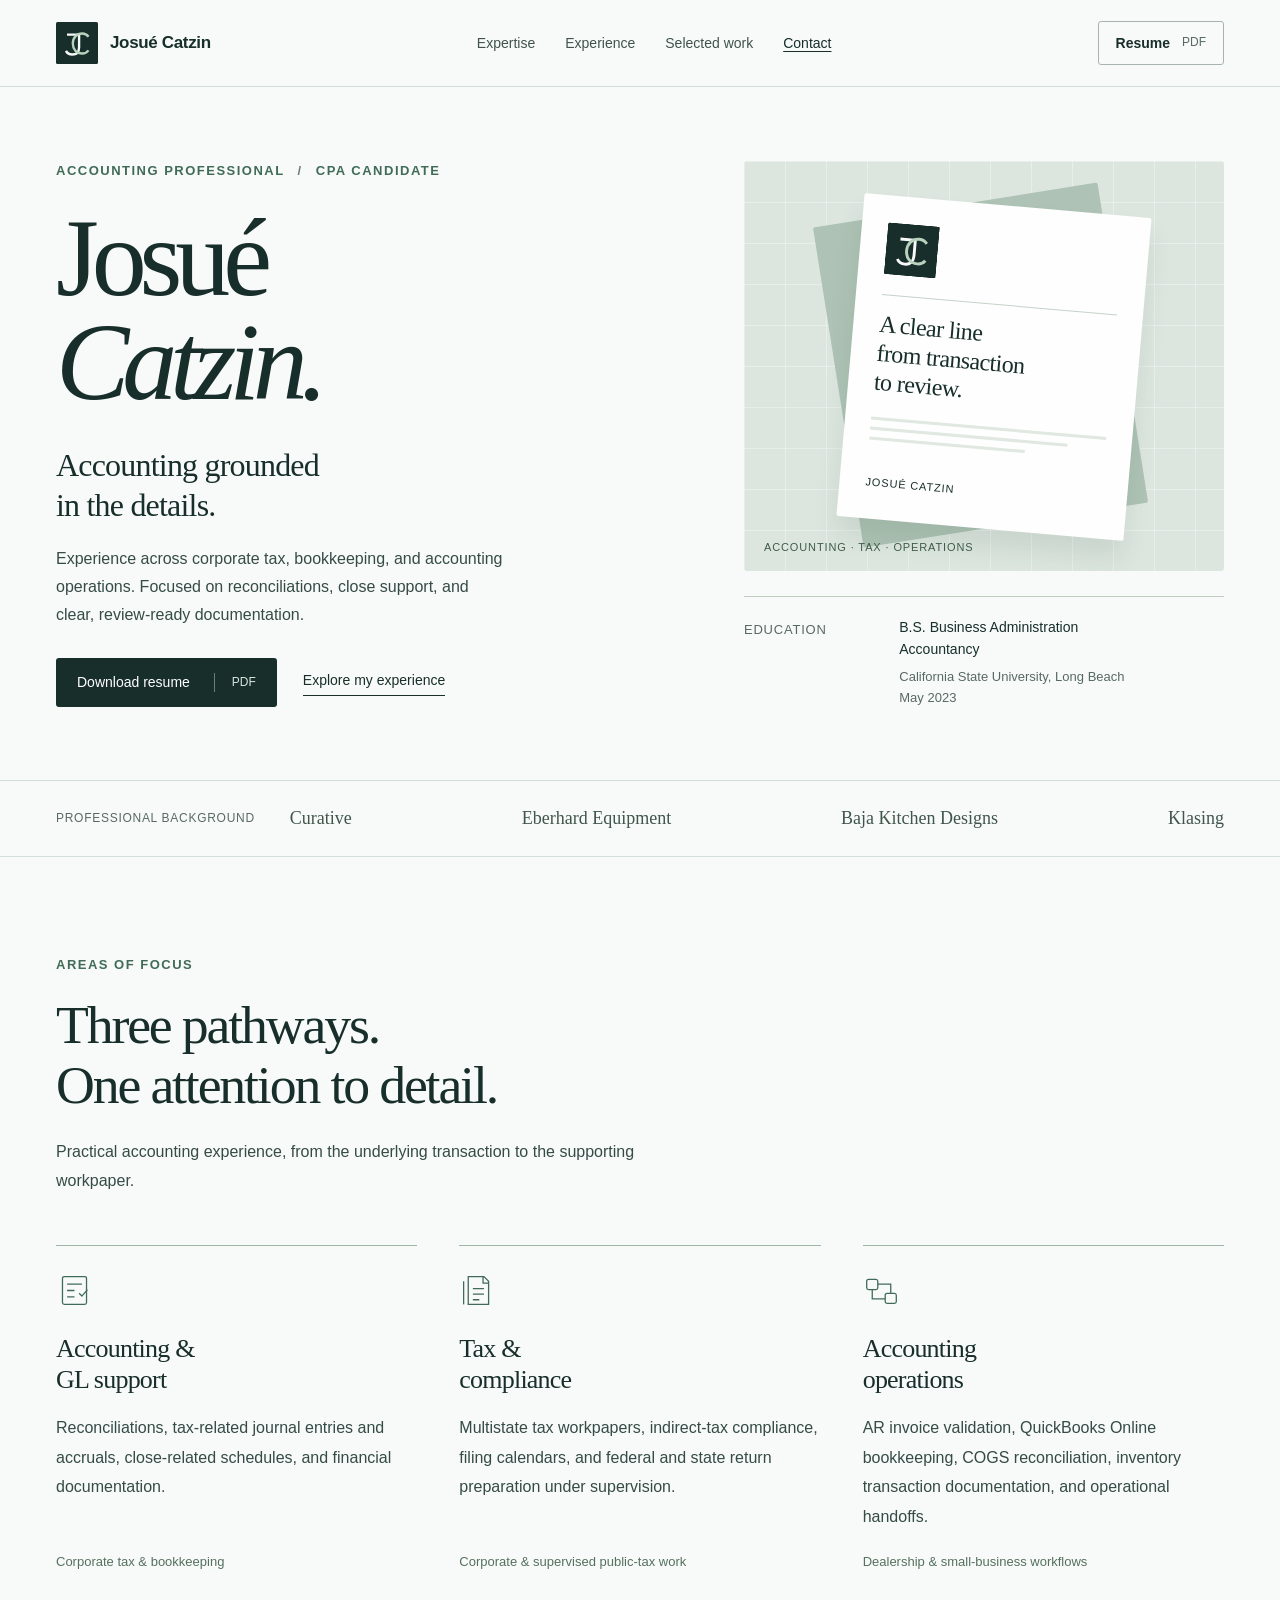
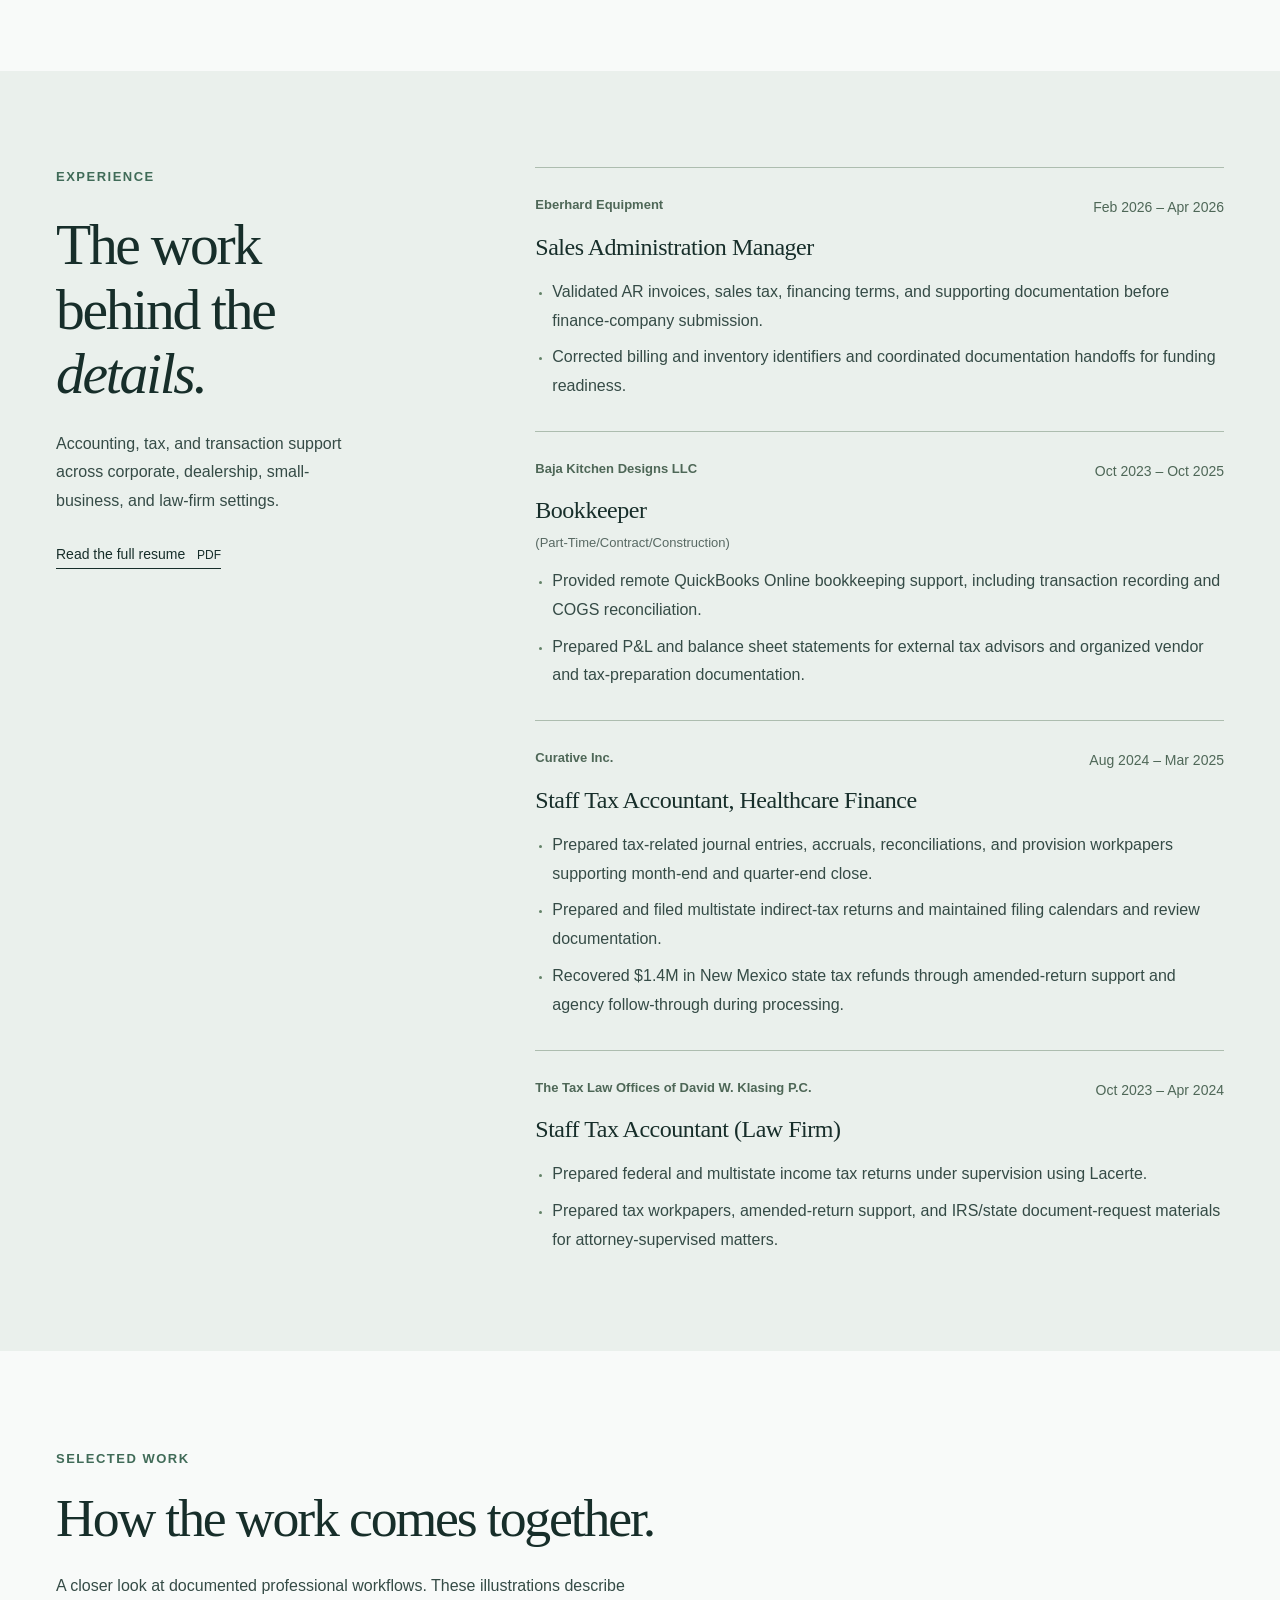
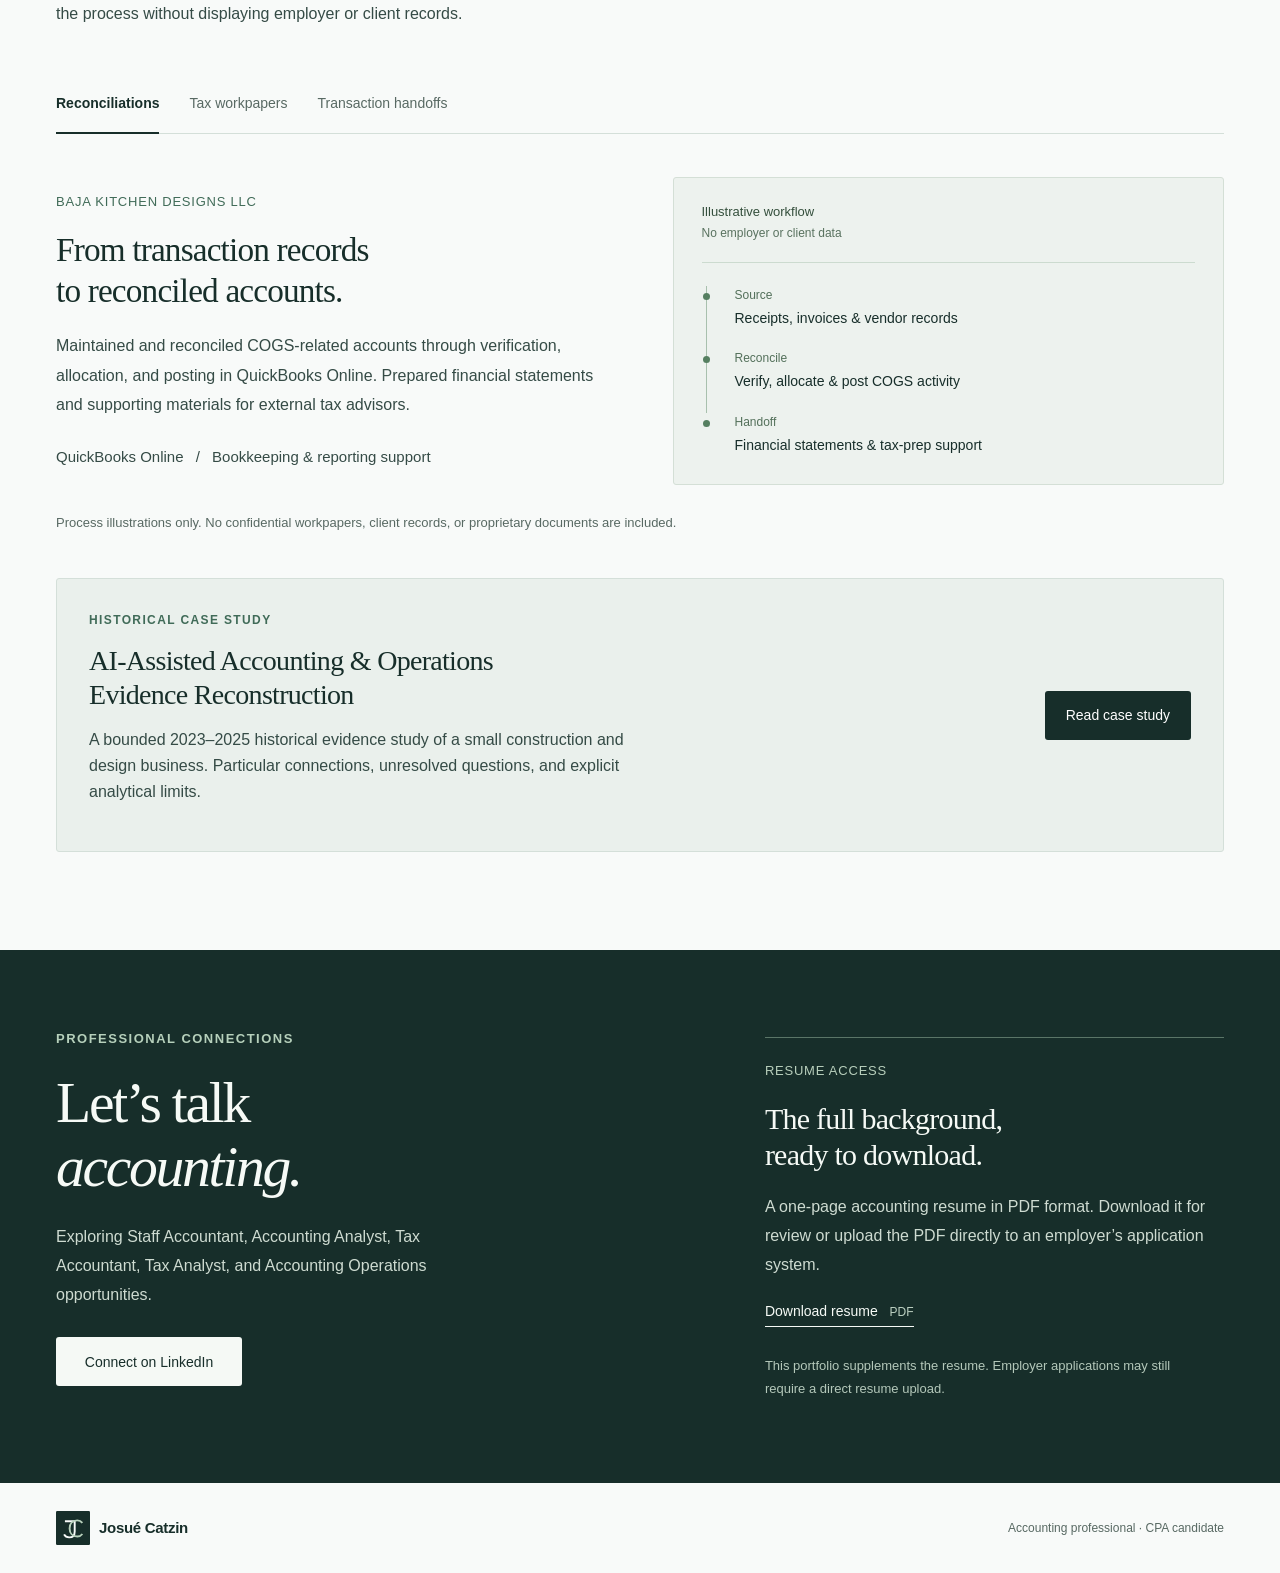
<file: index.html>
<!doctype html>
<html lang="en">
<head>
  <meta charset="utf-8">
  <meta name="viewport" content="width=device-width, initial-scale=1">
  <meta name="referrer" content="no-referrer">
  <meta name="color-scheme" content="light">
  <meta name="description" content="Josué Catzin, accounting professional and CPA candidate. Experience in accounting and GL support, tax compliance, and accounting operations.">
  <title>Josué Catzin | Accounting Professional &amp; CPA Candidate</title>
  <link rel="icon" href="assets/jc-monogram.svg" type="image/svg+xml">
  <link rel="stylesheet" href="styles.css">
  <script src="script.js" defer></script>
</head>
<body>
  <a class="skip-link" href="#main">Skip to content</a>
  <header class="site-header">
    <div class="shell header-inner">
      <a class="brand" href="#main" aria-label="Josué Catzin, back to introduction">
        <img src="assets/jc-monogram.svg" width="42" height="42" alt="">
        <span>Josué Catzin</span>
      </a>
      <nav class="navigation" aria-label="Main navigation">
        <a href="#expertise">Expertise</a>
        <a href="#experience">Experience</a>
        <a href="#work">Selected work</a>
        <a href="#contact">Contact</a>
      </nav>
      <a class="header-resume" href="assets/Josue_Catzin_Resume.pdf" download="Josue_Catzin_Resume.pdf">Resume <span>PDF</span></a>
    </div>
  </header>

  <main id="main" tabindex="-1">
    <section class="hero shell" aria-labelledby="intro-title">
      <div class="hero-copy">
        <p class="eyebrow">Accounting professional <span aria-hidden="true">/</span> CPA candidate</p>
        <h1 id="intro-title">Josué<br><em>Catzin.</em></h1>
        <p class="hero-statement">Accounting grounded<br>in the details.</p>
        <p class="hero-description">Experience across corporate tax, bookkeeping, and accounting operations. Focused on reconciliations, close support, and clear, review-ready documentation.</p>
        <div class="hero-actions">
          <a class="button button-dark" href="assets/Josue_Catzin_Resume.pdf" download="Josue_Catzin_Resume.pdf">Download resume <span class="button-meta">PDF</span></a>
          <a class="text-link" href="#experience">Explore my experience</a>
        </div>
      </div>
      <aside class="hero-profile" aria-label="Professional background at a glance">
        <div class="profile-art" aria-hidden="true">
          <div class="art-grid"></div>
          <div class="art-sheet sheet-back"></div>
          <div class="art-sheet sheet-front">
            <img src="assets/jc-monogram.svg" alt="" width="72" height="72">
            <div class="art-rule"></div>
            <span class="art-caption">A clear line<br>from transaction<br>to review.</span>
            <div class="art-lines"><i></i><i></i><i></i></div>
            <span class="art-signature">Josué Catzin</span>
          </div>
          <span class="art-side-label">Accounting · Tax · Operations</span>
        </div>
        <div class="profile-education">
          <span class="small-label">Education</span>
          <p>B.S. Business Administration<br><strong>Accountancy</strong></p>
          <p class="muted">California State University, Long Beach<br>May 2023</p>
        </div>
      </aside>
    </section>

    <div class="background-strip">
      <div class="shell background-inner">
        <p class="small-label">Professional background</p>
        <ul aria-label="Selected employers">
          <li>Curative</li><li>Eberhard Equipment</li><li>Baja Kitchen Designs</li><li>Klasing</li>
        </ul>
      </div>
    </div>

    <section id="expertise" class="section shell" aria-labelledby="expertise-title">
      <div class="section-heading reveal">
        <p class="eyebrow">Areas of focus</p>
        <h2 id="expertise-title">Three pathways.<br>One attention to detail.</h2>
        <p class="section-intro">Practical accounting experience, from the underlying transaction to the supporting workpaper.</p>
      </div>
      <div class="competencies">
        <article class="competency reveal">
          <svg class="line-icon" viewBox="0 0 40 40" fill="none" aria-hidden="true"><rect x="7" y="5" width="26" height="30" rx="2"/><path d="M12 13h16M12 20h8M12 27h8M25 23l3 3 6-7"/></svg>
          <h3>Accounting &amp; <br>GL support</h3>
          <p>Reconciliations, tax-related journal entries and accruals, close-related schedules, and financial documentation.</p>
          <div class="competency-source">Corporate tax &amp; bookkeeping</div>
        </article>
        <article class="competency reveal">
          <svg class="line-icon" viewBox="0 0 40 40" fill="none" aria-hidden="true"><path d="M10 5h17l5 5v25H10zM26 5v7h6M15 18h12M15 24h12M15 30h7"/><path d="M5 10v25"/></svg>
          <h3>Tax &amp; <br>compliance</h3>
          <p>Multistate tax workpapers, indirect-tax compliance, filing calendars, and federal and state return preparation under supervision.</p>
          <div class="competency-source">Corporate &amp; supervised public-tax work</div>
        </article>
        <article class="competency reveal">
          <svg class="line-icon" viewBox="0 0 40 40" fill="none" aria-hidden="true"><rect x="4" y="8" width="12" height="11" rx="2"/><rect x="24" y="23" width="12" height="11" rx="2"/><path d="M16 13h14v10M10 19v10h14"/></svg>
          <h3>Accounting <br>operations</h3>
          <p>AR invoice validation, QuickBooks Online bookkeeping, COGS reconciliation, inventory transaction documentation, and operational handoffs.</p>
          <div class="competency-source">Dealership &amp; small-business workflows</div>
        </article>
      </div>
    </section>

    <section id="experience" class="experience-section" aria-labelledby="experience-title">
      <div class="shell experience-grid">
        <div class="experience-intro reveal">
          <p class="eyebrow">Experience</p>
          <h2 id="experience-title">The work <br>behind the <br><em>details.</em></h2>
          <p>Accounting, tax, and transaction support across corporate, dealership, small-business, and law-firm settings.</p>
          <a class="text-link" href="assets/Josue_Catzin_Resume.pdf" download="Josue_Catzin_Resume.pdf">Read the full resume <span class="inline-pdf">PDF</span></a>
        </div>
        <div class="experience-list">
          <article class="experience-item reveal" id="role-eberhard">
            <div class="role-meta"><p>Eberhard Equipment</p><p><time datetime="2026-02">Feb 2026</time> – <time datetime="2026-04">Apr 2026</time></p></div>
            <h3>Sales Administration Manager</h3>
            <ul>
              <li>Validated AR invoices, sales tax, financing terms, and supporting documentation before finance-company submission.</li>
              <li>Corrected billing and inventory identifiers and coordinated documentation handoffs for funding readiness.</li>
            </ul>
          </article>
          <article class="experience-item reveal" id="role-baja">
            <div class="role-meta"><p>Baja Kitchen Designs LLC</p><p><time datetime="2023-10">Oct 2023</time> – <time datetime="2025-10">Oct 2025</time></p></div>
            <h3>Bookkeeper <span>(Part-Time/Contract/Construction)</span></h3>
            <ul>
              <li>Provided remote QuickBooks Online bookkeeping support, including transaction recording and COGS reconciliation.</li>
              <li>Prepared P&amp;L and balance sheet statements for external tax advisors and organized vendor and tax-preparation documentation.</li>
            </ul>
          </article>
          <article class="experience-item reveal" id="role-curative">
            <div class="role-meta"><p>Curative Inc.</p><p><time datetime="2024-08">Aug 2024</time> – <time datetime="2025-03">Mar 2025</time></p></div>
            <h3>Staff Tax Accountant, Healthcare Finance</h3>
            <ul>
              <li>Prepared tax-related journal entries, accruals, reconciliations, and provision workpapers supporting month-end and quarter-end close.</li>
              <li>Prepared and filed multistate indirect-tax returns and maintained filing calendars and review documentation.</li>
              <li>Recovered $1.4M in New Mexico state tax refunds through amended-return support and agency follow-through during processing.</li>
            </ul>
          </article>
          <article class="experience-item reveal" id="role-klasing">
            <div class="role-meta"><p>The Tax Law Offices of David W. Klasing P.C.</p><p><time datetime="2023-10">Oct 2023</time> – <time datetime="2024-04">Apr 2024</time></p></div>
            <h3>Staff Tax Accountant (Law Firm)</h3>
            <ul>
              <li>Prepared federal and multistate income tax returns under supervision using Lacerte.</li>
              <li>Prepared tax workpapers, amended-return support, and IRS/state document-request materials for attorney-supervised matters.</li>
            </ul>
          </article>
        </div>
      </div>
    </section>

    <section id="work" class="section shell work-section" aria-labelledby="work-title">
      <div class="section-heading reveal">
        <p class="eyebrow">Selected work</p>
        <h2 id="work-title">How the work comes together.</h2>
        <p class="section-intro">A closer look at documented professional workflows. These illustrations describe the process without displaying employer or client records.</p>
      </div>
      <div class="work-tabs" role="tablist" aria-label="Explore professional workflows" hidden>
        <button type="button" role="tab" id="tab-reconciliation" aria-controls="panel-reconciliation" aria-selected="true" tabindex="0">Reconciliations</button>
        <button type="button" role="tab" id="tab-tax" aria-controls="panel-tax" aria-selected="false" tabindex="-1">Tax workpapers</button>
        <button type="button" role="tab" id="tab-transactions" aria-controls="panel-transactions" aria-selected="false" tabindex="-1">Transaction handoffs</button>
      </div>
      <div class="workflow-panel" id="panel-reconciliation" role="tabpanel" aria-labelledby="tab-reconciliation" tabindex="0">
        <div class="workflow-copy">
          <p class="small-label">Baja Kitchen Designs LLC</p>
          <h3>From transaction records<br>to reconciled accounts.</h3>
          <p>Maintained and reconciled COGS-related accounts through verification, allocation, and posting in QuickBooks Online. Prepared financial statements and supporting materials for external tax advisors.</p>
          <p class="workflow-tools">QuickBooks Online <span aria-hidden="true">/</span> Bookkeeping &amp; reporting support</p>
        </div>
        <figure class="workflow-illustration">
          <figcaption>Illustrative workflow <span>No employer or client data</span></figcaption>
          <ol class="process">
            <li><span class="process-label">Source</span><strong>Receipts, invoices &amp; vendor records</strong></li>
            <li><span class="process-label">Reconcile</span><strong>Verify, allocate &amp; post COGS activity</strong></li>
            <li><span class="process-label">Handoff</span><strong>Financial statements &amp; tax-prep support</strong></li>
          </ol>
        </figure>
      </div>
      <div class="workflow-panel" id="panel-tax" role="tabpanel" aria-labelledby="tab-tax" tabindex="0">
        <div class="workflow-copy">
          <p class="small-label">Curative Inc.</p>
          <h3>Organized workpapers.<br>Supported review.</h3>
          <p>Prepared tax-related journal entries, accruals, supporting schedules, and ASC 740 provision workpapers. Maintained reconciliations and documentation for internal reviews and external CPA firm requests.</p>
          <p class="workflow-tools">Excel <span aria-hidden="true">/</span> Tax-related close support</p>
        </div>
        <figure class="workflow-illustration">
          <figcaption>Illustrative workflow <span>No employer or client data</span></figcaption>
          <ol class="process">
            <li><span class="process-label">Organize</span><strong>Tax records &amp; supporting schedules</strong></li>
            <li><span class="process-label">Prepare</span><strong>Tax entries, accruals &amp; workpapers</strong></li>
            <li><span class="process-label">Support review</span><strong>Internal review &amp; external CPA requests</strong></li>
          </ol>
        </figure>
      </div>
      <div class="workflow-panel" id="panel-transactions" role="tabpanel" aria-labelledby="tab-transactions" tabindex="0">
        <div class="workflow-copy">
          <p class="small-label">Eberhard Equipment</p>
          <h3>Check the details.<br>Support the handoff.</h3>
          <p>Verified sales tax against finance-company contracts, checked insurance language and signatures, and corrected billing and inventory identifiers before submission.</p>
          <p class="workflow-tools">AR invoice validation <span aria-hidden="true">/</span> Funding documentation</p>
        </div>
        <figure class="workflow-illustration">
          <figcaption>Illustrative workflow <span>No employer or client data</span></figcaption>
          <ol class="process">
            <li><span class="process-label">Validate</span><strong>Invoice, sales tax &amp; financing terms</strong></li>
            <li><span class="process-label">Check</span><strong>Inventory identifiers &amp; required documents</strong></li>
            <li><span class="process-label">Coordinate</span><strong>Submission-ready funding documentation</strong></li>
          </ol>
        </figure>
      </div>
      <p class="work-privacy">Process illustrations only. No confidential workpapers, client records, or proprietary documents are included.</p>
      <article class="featured-case" aria-labelledby="featured-case-title">
        <div>
          <p class="eyebrow">Historical case study</p>
          <h3 id="featured-case-title">AI-Assisted Accounting &amp; Operations Evidence Reconstruction</h3>
          <p>A bounded 2023–2025 historical evidence study of a small construction and design business. Particular connections, unresolved questions, and explicit analytical limits.</p>
        </div>
        <a class="button button-dark" href="evidence-reconstruction.html">Read case study<span class="sr-only">: AI-Assisted Accounting &amp; Operations Evidence Reconstruction</span></a>
      </article>
    </section>

    <section id="contact" class="contact-section" aria-labelledby="contact-title">
      <div class="shell contact-grid">
        <div class="reveal">
          <p class="eyebrow">Professional connections</p>
          <h2 id="contact-title">Let’s talk<br><em>accounting.</em></h2>
          <p>Exploring Staff Accountant, Accounting Analyst, Tax Accountant, Tax Analyst, and Accounting Operations opportunities.</p>
          <a class="button button-light" href="https://www.linkedin.com/in/josuecatzin/" target="_blank" rel="noopener noreferrer">Connect on LinkedIn<span class="sr-only"> (opens in a new tab)</span></a>
        </div>
        <div class="resume-access reveal">
          <p class="small-label">Resume access</p>
          <h3>The full background,<br>ready to download.</h3>
          <p>A one-page accounting resume in PDF format. Download it for review or upload the PDF directly to an employer’s application system.</p>
          <a class="text-link" href="assets/Josue_Catzin_Resume.pdf" download="Josue_Catzin_Resume.pdf">Download resume <span class="inline-pdf">PDF</span></a>
          <p class="ats-note">This portfolio supplements the resume. Employer applications may still require a direct resume upload.</p>
        </div>
      </div>
    </section>
  </main>

  <footer class="site-footer shell">
    <a class="brand" href="#main" aria-label="Josué Catzin, back to introduction"><img src="assets/jc-monogram.svg" width="34" height="34" alt=""><span>Josué Catzin</span></a>
    <p>Accounting professional <span aria-hidden="true">·</span> CPA candidate</p>
  </footer>
</body>
</html>
</file>
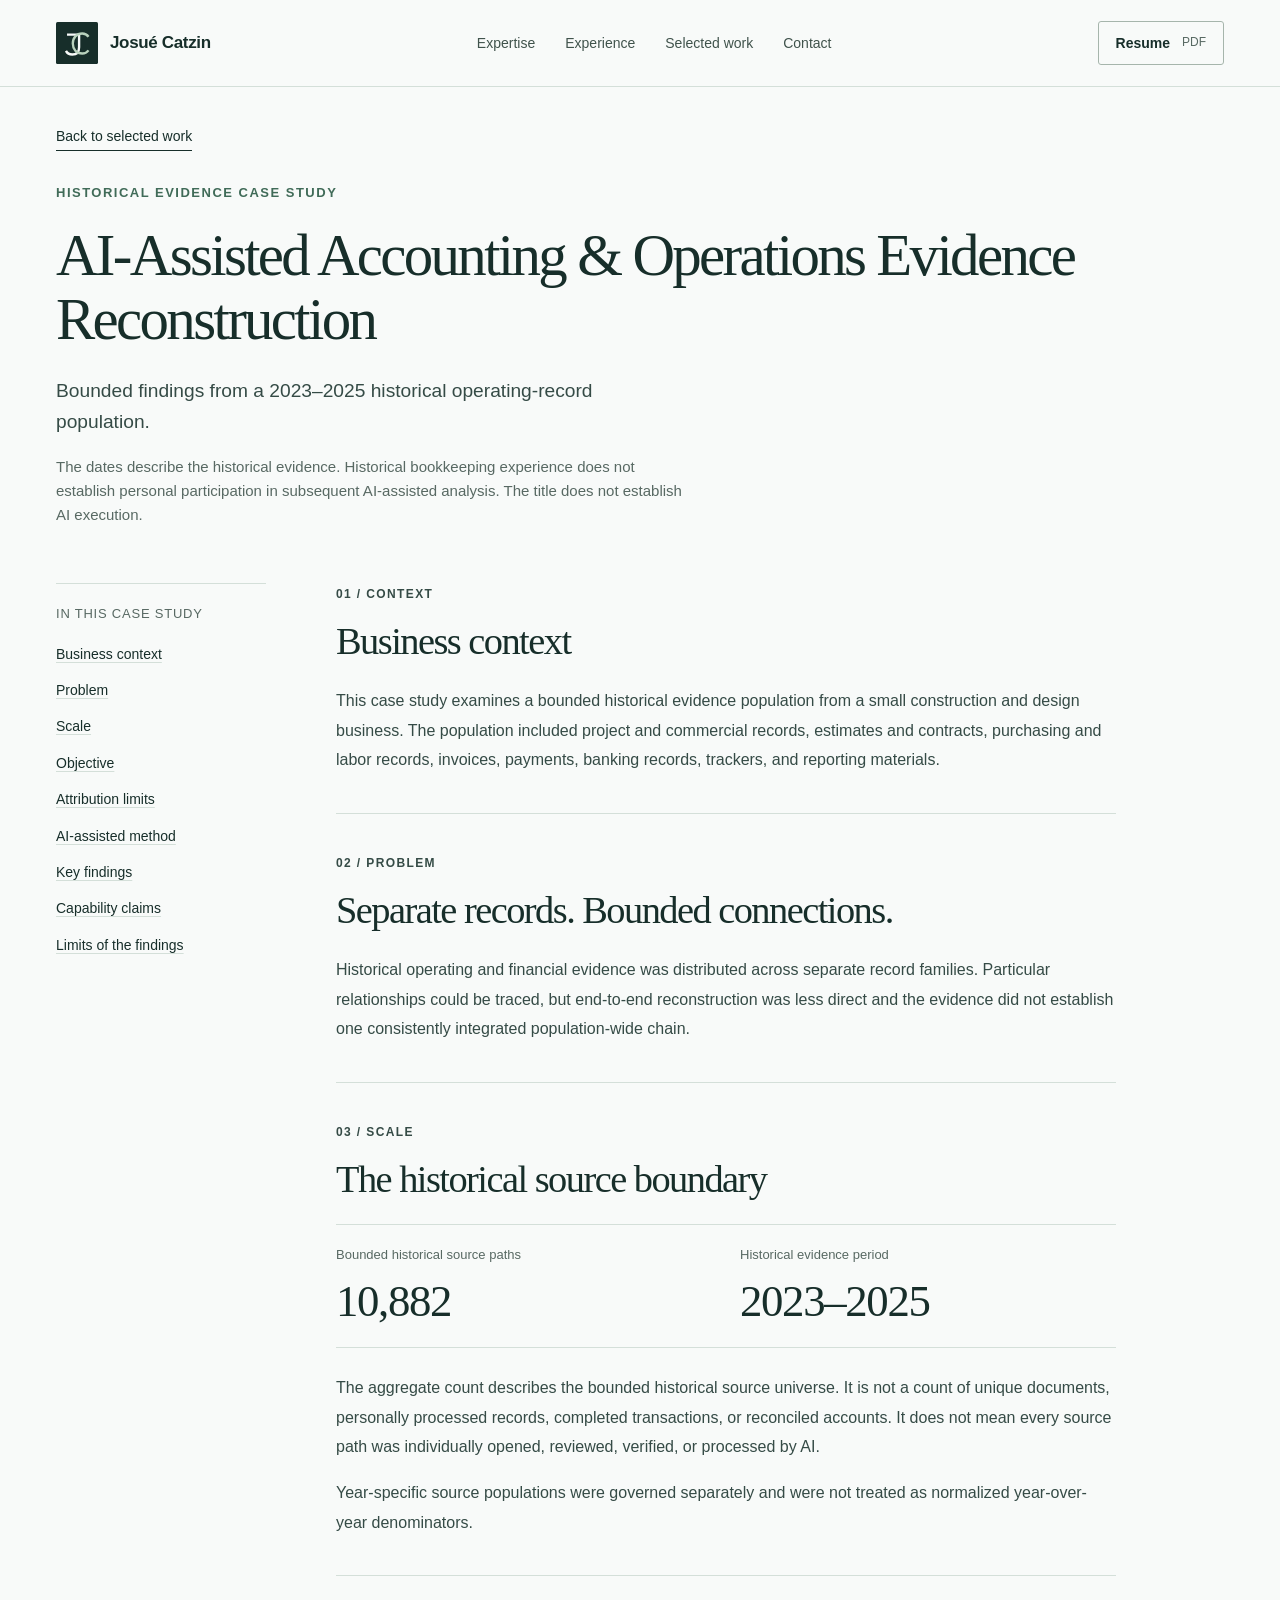
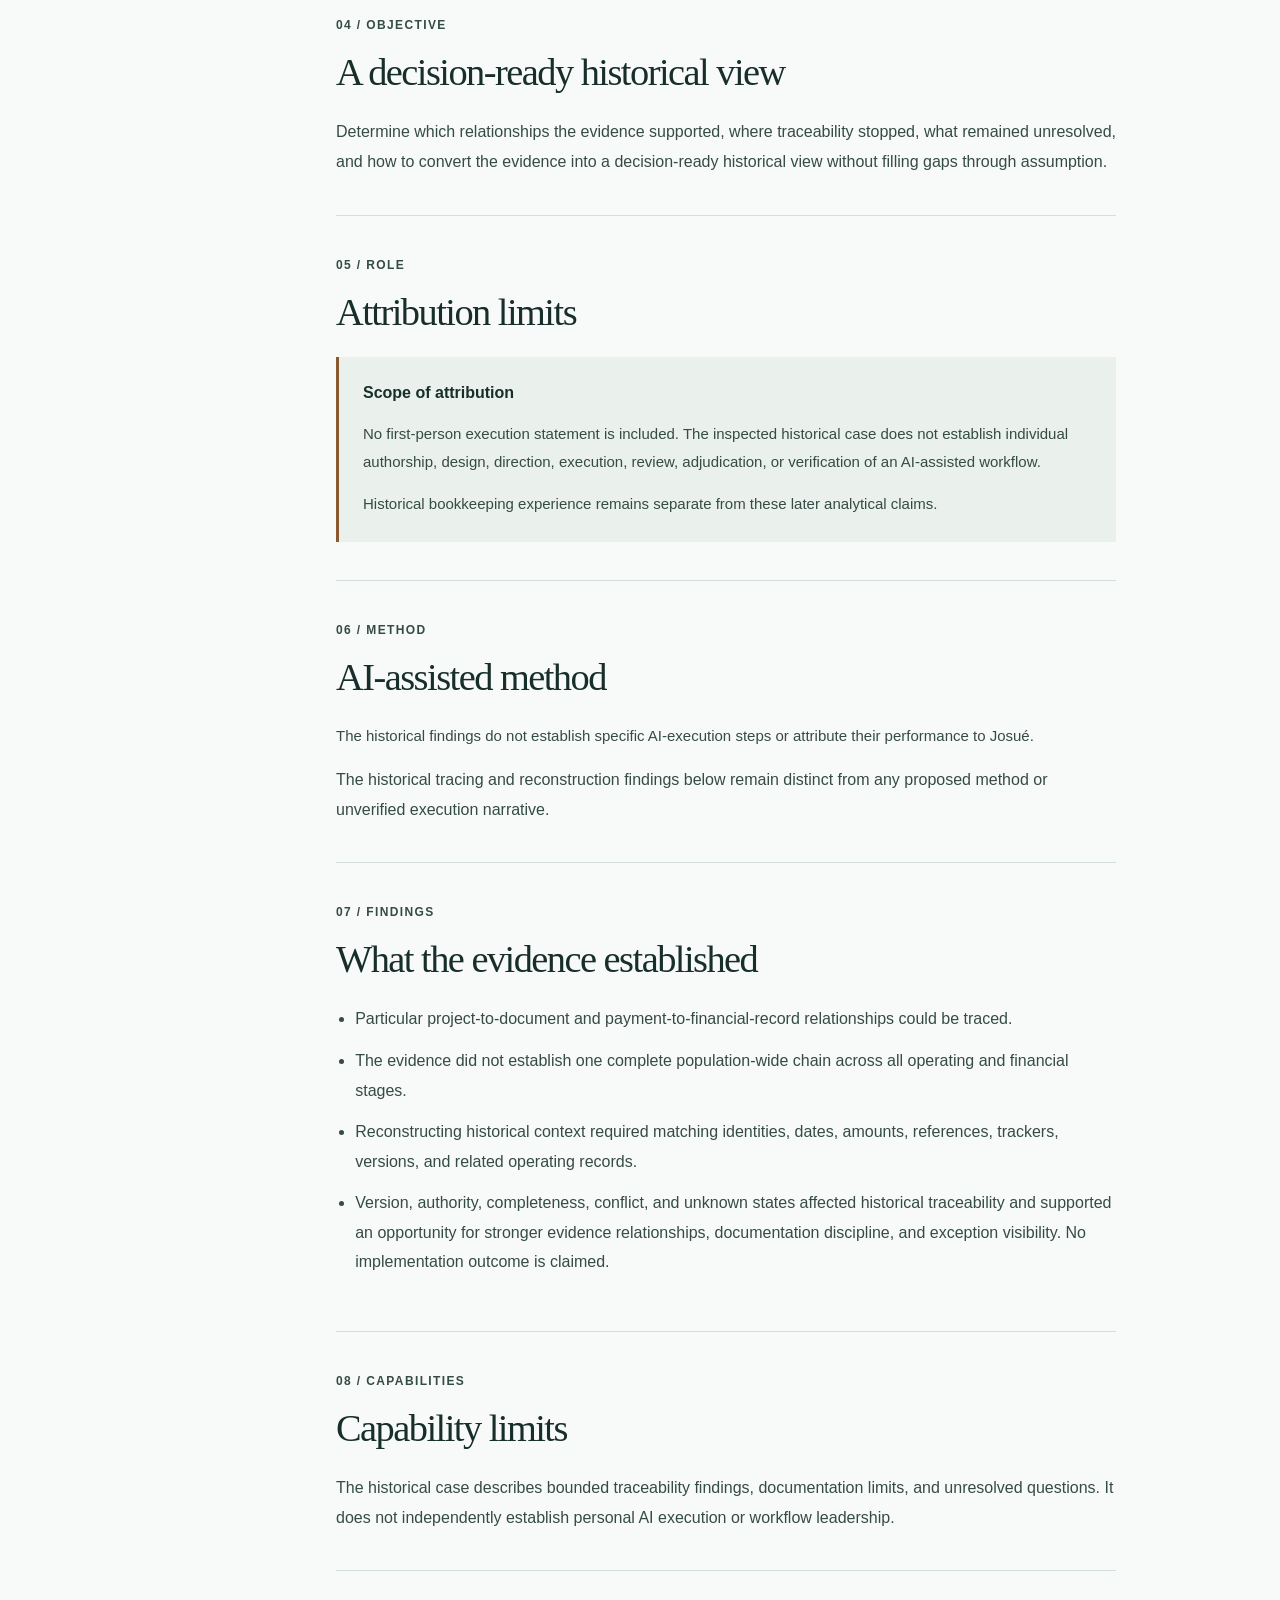
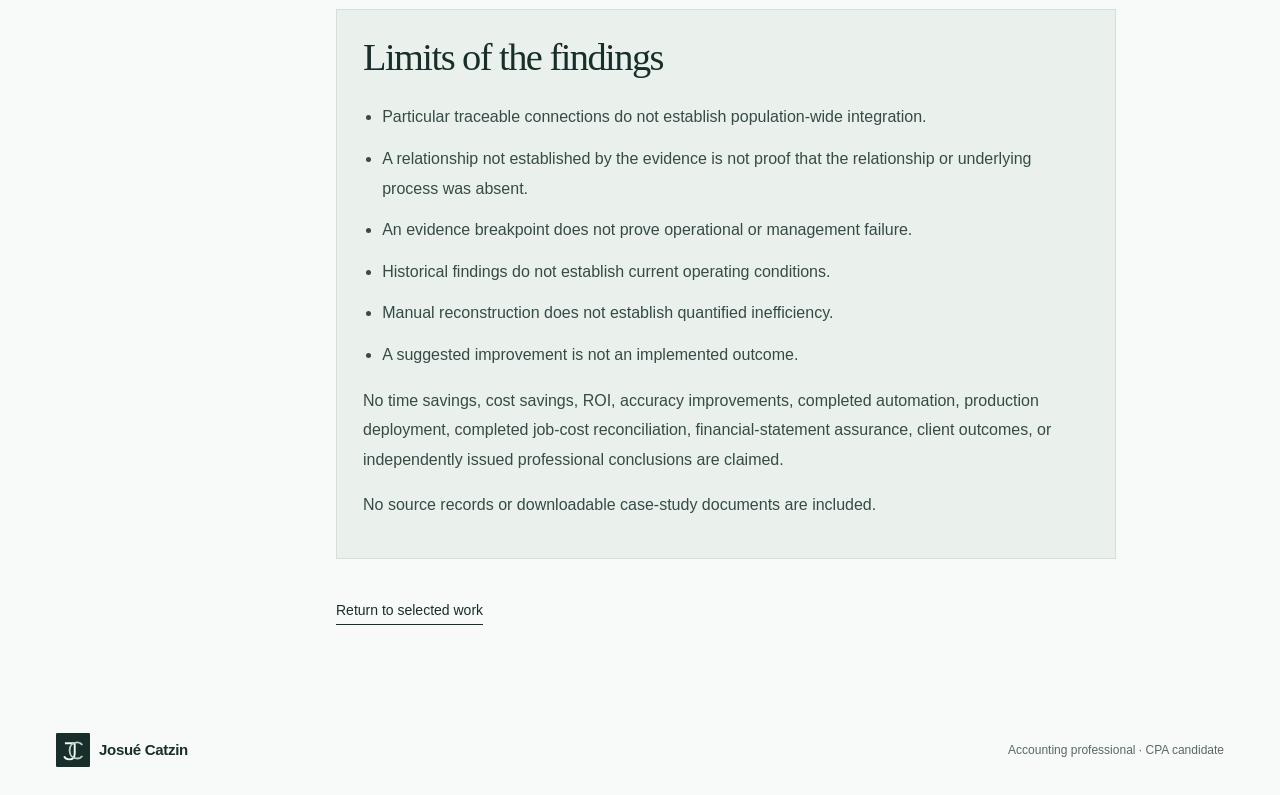
<file: evidence-reconstruction.html>
<!doctype html>
<html lang="en">
<head>
  <meta charset="utf-8">
  <meta name="viewport" content="width=device-width, initial-scale=1">
  <meta name="referrer" content="no-referrer">
  <meta name="color-scheme" content="light">
  <meta name="description" content="Bounded 2023–2025 historical accounting and operations evidence findings, with source-population and attribution limitations.">
  <title>AI-Assisted Accounting &amp; Operations Evidence Reconstruction</title>
  <link rel="icon" href="assets/jc-monogram.svg" type="image/svg+xml">
  <link rel="stylesheet" href="styles.css">
</head>
<body>
  <a class="skip-link" href="#main">Skip to content</a>
  <header class="site-header">
    <div class="shell header-inner">
      <a class="brand" href="index.html#main" aria-label="Josué Catzin, back to introduction">
        <img src="assets/jc-monogram.svg" width="42" height="42" alt="">
        <span>Josué Catzin</span>
      </a>
      <nav class="navigation" aria-label="Main navigation">
        <a href="index.html#expertise">Expertise</a>
        <a href="index.html#experience">Experience</a>
        <a href="index.html#work">Selected work</a>
        <a href="index.html#contact">Contact</a>
      </nav>
      <a class="header-resume" href="assets/Josue_Catzin_Resume.pdf" download="Josue_Catzin_Resume.pdf">Resume <span>PDF</span></a>
    </div>
  </header>

  <main id="main" tabindex="-1">
    <article class="case-study shell" aria-labelledby="case-title">
      <header class="case-intro">
        <a class="text-link" href="index.html#work">Back to selected work</a>
        <p class="eyebrow">Historical evidence case study</p>
        <h1 class="case-title" id="case-title">AI-Assisted Accounting &amp; Operations Evidence Reconstruction</h1>
        <p class="case-deck">Bounded findings from a 2023–2025 historical operating-record population.</p>
        <p class="case-scope-note">The dates describe the historical evidence. Historical bookkeeping experience does not establish personal participation in subsequent AI-assisted analysis. The title does not establish AI execution.</p>
      </header>

      <div class="case-layout">
        <nav class="case-contents" aria-label="Case study sections">
          <p class="small-label">In this case study</p>
          <ol>
            <li><a href="#business-context">Business context</a></li>
            <li><a href="#problem">Problem</a></li>
            <li><a href="#scale">Scale</a></li>
            <li><a href="#objective">Objective</a></li>
            <li><a href="#my-role">Attribution limits</a></li>
            <li><a href="#method">AI-assisted method</a></li>
            <li><a href="#findings">Key findings</a></li>
            <li><a href="#capabilities">Capability claims</a></li>
            <li><a href="#limitations">Limits of the findings</a></li>
          </ol>
        </nav>

        <div class="case-body">
          <section id="business-context" aria-labelledby="context-heading">
            <p class="eyebrow">01 / Context</p>
            <h2 id="context-heading">Business context</h2>
            <p>This case study examines a bounded historical evidence population from a small construction and design business. The population included project and commercial records, estimates and contracts, purchasing and labor records, invoices, payments, banking records, trackers, and reporting materials.</p>
          </section>

          <section id="problem" aria-labelledby="problem-heading">
            <p class="eyebrow">02 / Problem</p>
            <h2 id="problem-heading">Separate records. Bounded connections.</h2>
            <p>Historical operating and financial evidence was distributed across separate record families. Particular relationships could be traced, but end-to-end reconstruction was less direct and the evidence did not establish one consistently integrated population-wide chain.</p>
          </section>

          <section id="scale" aria-labelledby="scale-heading">
            <p class="eyebrow">03 / Scale</p>
            <h2 id="scale-heading">The historical source boundary</h2>
            <dl class="case-scale">
              <div><dt>Bounded historical source paths</dt><dd>10,882</dd></div>
              <div><dt>Historical evidence period</dt><dd>2023–2025</dd></div>
            </dl>
            <p>The aggregate count describes the bounded historical source universe. It is not a count of unique documents, personally processed records, completed transactions, or reconciled accounts. It does not mean every source path was individually opened, reviewed, verified, or processed by AI.</p>
            <p>Year-specific source populations were governed separately and were not treated as normalized year-over-year denominators.</p>
          </section>

          <section id="objective" aria-labelledby="objective-heading">
            <p class="eyebrow">04 / Objective</p>
            <h2 id="objective-heading">A decision-ready historical view</h2>
            <p>Determine which relationships the evidence supported, where traceability stopped, what remained unresolved, and how to convert the evidence into a decision-ready historical view without filling gaps through assumption.</p>
          </section>

          <section id="my-role" aria-labelledby="role-heading">
            <p class="eyebrow">05 / Role</p>
            <h2 id="role-heading">Attribution limits</h2>
            <div class="case-role-review" role="note" aria-labelledby="role-review-heading">
              <h3 id="role-review-heading">Scope of attribution</h3>
              <p>No first-person execution statement is included. The inspected historical case does not establish individual authorship, design, direction, execution, review, adjudication, or verification of an AI-assisted workflow.</p>
              <p>Historical bookkeeping experience remains separate from these later analytical claims.</p>
            </div>
          </section>

          <section id="method" aria-labelledby="method-heading">
            <p class="eyebrow">06 / Method</p>
            <h2 id="method-heading">AI-assisted method</h2>
            <p class="case-method-note">The historical findings do not establish specific AI-execution steps or attribute their performance to Josué.</p>
            <p>The historical tracing and reconstruction findings below remain distinct from any proposed method or unverified execution narrative.</p>
          </section>

          <section id="findings" aria-labelledby="findings-heading">
            <p class="eyebrow">07 / Findings</p>
            <h2 id="findings-heading">What the evidence established</h2>
            <ul>
              <li>Particular project-to-document and payment-to-financial-record relationships could be traced.</li>
              <li>The evidence did not establish one complete population-wide chain across all operating and financial stages.</li>
              <li>Reconstructing historical context required matching identities, dates, amounts, references, trackers, versions, and related operating records.</li>
              <li>Version, authority, completeness, conflict, and unknown states affected historical traceability and supported an opportunity for stronger evidence relationships, documentation discipline, and exception visibility. No implementation outcome is claimed.</li>
            </ul>
          </section>

          <section id="capabilities" aria-labelledby="capabilities-heading">
            <p class="eyebrow">08 / Capabilities</p>
            <h2 id="capabilities-heading">Capability limits</h2>
            <p>The historical case describes bounded traceability findings, documentation limits, and unresolved questions. It does not independently establish personal AI execution or workflow leadership.</p>
          </section>

          <section id="limitations" class="case-limitations" aria-labelledby="limits-heading">
            <h2 id="limits-heading">Limits of the findings</h2>
            <ul>
              <li>Particular traceable connections do not establish population-wide integration.</li>
              <li>A relationship not established by the evidence is not proof that the relationship or underlying process was absent.</li>
              <li>An evidence breakpoint does not prove operational or management failure.</li>
              <li>Historical findings do not establish current operating conditions.</li>
              <li>Manual reconstruction does not establish quantified inefficiency.</li>
              <li>A suggested improvement is not an implemented outcome.</li>
            </ul>
            <p>No time savings, cost savings, ROI, accuracy improvements, completed automation, production deployment, completed job-cost reconciliation, financial-statement assurance, client outcomes, or independently issued professional conclusions are claimed.</p>
            <p>No source records or downloadable case-study documents are included.</p>
          </section>
          <a class="text-link" href="index.html#work">Return to selected work</a>
        </div>
      </div>
    </article>
  </main>

  <footer class="site-footer shell">
    <a class="brand" href="index.html#main" aria-label="Josué Catzin, back to introduction"><img src="assets/jc-monogram.svg" width="34" height="34" alt=""><span>Josué Catzin</span></a>
    <p>Accounting professional <span aria-hidden="true">·</span> CPA candidate</p>
  </footer>
</body>
</html>
</file>
<file: styles.css>
@charset "UTF-8";
:root{--paper:#f8faf9;--white:#fff;--ink:#172e2a;--text:#354b46;--muted:#586963;--line:#d4dfd9;--tint:#eaf0ec;--accent:#406b58;--serif:Georgia,"Times New Roman",serif;--sans:-apple-system,BlinkMacSystemFont,"Segoe UI",Helvetica,Arial,sans-serif}
*{box-sizing:border-box}
html{scroll-behavior:smooth;scroll-padding-top:110px}
body{margin:0;background:var(--paper);color:var(--ink);font:400 1rem/1.6 var(--sans);-webkit-font-smoothing:antialiased}
a{color:inherit;text-decoration:none;text-underline-offset:.24em}
button{font:inherit}
button,a{-webkit-tap-highlight-color:transparent}
a:focus-visible,button:focus-visible,[tabindex]:focus-visible{outline:3px solid #9b5c26;outline-offset:5px;border-radius:2px}
img,svg{display:block;max-width:100%}
ul,ol{padding-left:1.2rem}
button{cursor:pointer}
[hidden]{display:none!important}
.shell{width:min(1240px,calc(100% - 112px));margin-inline:auto}
.skip-link{position:fixed;top:12px;left:16px;z-index:99;padding:12px 20px;background:var(--ink);color:white;transform:translateY(-180%)}
.skip-link:focus{transform:none}
.review-notice{padding:7px 20px;background:#e4ece7;color:#354f43;text-align:center;font-size:.8125rem;letter-spacing:.035em}
.review-notice span{margin:0 8px;color:#506858}
.site-header{position:sticky;top:0;z-index:20;border-bottom:1px solid var(--line);background:rgba(248,250,249,.97)}
.header-inner{display:flex;align-items:center;gap:35px;min-height:86px}
.brand{display:inline-flex;align-items:center;gap:12px;flex-shrink:0;font-size:1.0625rem;font-weight:600;letter-spacing:-.02em}
.navigation{display:flex;justify-content:center;align-items:center;gap:30px;flex:1}
.navigation a{font-size:.875rem;color:#40534c;padding:12px 0}
.navigation a:hover,.navigation a[aria-current]{text-decoration:underline;color:var(--ink)}
.header-resume{display:flex;align-items:center;gap:12px;padding:10px 17px;border:1px solid #a6b5ac;border-radius:3px;font-size:.875rem;font-weight:600}
.header-resume:hover{background:var(--tint)}
.header-resume span{font-size:.75rem;font-weight:400;color:var(--muted)}
.hero{display:grid;grid-template-columns:1.1fr 1fr;gap:90px;padding-block:74px 72px;align-items:center}
.eyebrow{margin:0 0 25px;font-size:.8125rem;font-weight:600;letter-spacing:.115em;text-transform:uppercase;color:var(--accent)}
.eyebrow span{margin:0 8px;color:#6b7e73}
h1,h2,h3,p{margin-top:0}
h1{font:400 clamp(5.2rem,8.6vw,7.5rem)/.94 var(--serif);letter-spacing:-.065em;margin:0 0 31px}
h1 em,h2 em{font-weight:400}
.hero-statement{font:400 clamp(1.6rem,2.5vw,2rem)/1.25 var(--serif);letter-spacing:-.025em;margin-bottom:20px}
.hero-description{max-width:455px;font-size:1rem;color:var(--text);margin-bottom:29px;line-height:1.75}
.hero-actions{display:flex;align-items:center;gap:26px;flex-wrap:wrap}
.button{display:inline-flex;justify-content:center;align-items:center;gap:24px;min-height:49px;padding:13px 21px;border-radius:3px;font-size:.875rem;font-weight:500;transition:background .2s ease,transform .2s ease}
.button:hover{transform:translateY(-2px)}
.button-dark{color:#fff;background:var(--ink)}
.button-dark:hover{background:#2d5146}
.button-meta{font-size:.75rem;color:#d6e4dc;border-left:1px solid #668075;padding-left:17px}
.text-link{display:inline-block;border-bottom:1px solid currentColor;padding-bottom:3px;font-size:.875rem;font-weight:500;line-height:1.6}
.text-link:hover{color:var(--accent)}
.inline-pdf{font-size:.75rem;font-weight:400;margin-left:8px}
.hero-profile{max-width:480px;width:100%;justify-self:end}
.profile-art{height:410px;position:relative;overflow:hidden;background:#dce6df;border-radius:3px}
.art-grid{position:absolute;inset:0;background-image:linear-gradient(#ffffff54 1px,transparent 1px),linear-gradient(90deg,#ffffff54 1px,transparent 1px);background-size:41px 41px}
.art-sheet{position:absolute;left:22%;top:44px;width:60%;height:324px;border-radius:2px}
.sheet-back{background:#aec3b5;transform:rotate(-9deg) translate(-13px,-4px)}
.sheet-front{padding:27px 26px;background:#fdfefd;box-shadow:0 18px 25px #2b49331a;transform:rotate(5deg);display:flex;flex-direction:column;align-items:flex-start}
.sheet-front img{width:52px;height:52px;margin-bottom:20px}
.art-rule{height:1px;background:#c5d3c9;width:100%;margin-bottom:15px}
.art-caption{font:400 1.5rem/1.2 var(--serif);letter-spacing:-.025em}
.art-lines{display:flex;flex-direction:column;gap:7px;width:100%;margin:21px 0 16px}
.art-lines i{display:block;height:3px;width:100%;background:#e0e8e1}
.art-lines i:nth-child(2){width:84%}.art-lines i:nth-child(3){width:66%}
.art-signature{font-size:.6875rem;letter-spacing:.08em;text-transform:uppercase;margin-top:auto}
.art-side-label{position:absolute;bottom:14px;left:20px;font-size:.6875rem;letter-spacing:.08em;text-transform:uppercase;color:#3e5c47}
.profile-education{display:grid;grid-template-columns:1fr 2.4fr;gap:7px 20px;border-top:1px solid #bdcec1;margin-top:25px;padding-top:20px}
.small-label{font-size:.8125rem;letter-spacing:.06em;text-transform:uppercase;font-weight:500;color:var(--muted)}
.profile-education .small-label{padding-top:3px;grid-row:span 2}
.profile-education p{margin:0;font-size:.875rem;line-height:1.55}
.profile-education strong{font-weight:500}
.profile-education .muted{font-size:.8125rem;color:var(--muted)}
.background-strip{border-block:1px solid var(--line)}
.background-inner{display:flex;align-items:center;gap:35px;padding-block:25px}
.background-inner>p{margin:0;flex-shrink:0;font-size:.75rem}
.background-inner ul{display:flex;flex:1;align-items:center;justify-content:space-between;gap:24px;list-style:none;margin:0;padding:0;color:#40554c;font:400 1.125rem/1.4 var(--serif)}
.section{padding-block:98px}
.section-heading{max-width:720px;margin-bottom:49px}
.section-heading .eyebrow{margin-bottom:19px}
h2{font:400 clamp(2.4rem,4.2vw,3.5rem)/1.12 var(--serif);letter-spacing:-.04em;margin-bottom:23px}
.section-intro{color:var(--text);max-width:580px;margin-bottom:0;line-height:1.8}
.competencies{display:grid;grid-template-columns:repeat(3,1fr);gap:42px}
.competency{border-top:1px solid #9eb4a4;padding-top:26px;display:flex;flex-direction:column;align-items:flex-start}
.line-icon{width:37px;height:37px;stroke:var(--accent);stroke-width:1.4;margin-bottom:24px}
.competency h3{font:400 1.625rem/1.22 var(--serif);letter-spacing:-.03em;margin-bottom:17px}
.competency p{color:var(--text);font-size:.9375rem;margin-bottom:21px;line-height:1.85}
.competency-source{font-size:.8125rem;color:#55705e;margin-top:auto}
.experience-section{background:var(--tint);padding-block:96px}
.experience-grid{display:grid;grid-template-columns:.8fr 1.5fr;gap:112px}
.experience-intro>p:not(.eyebrow){color:var(--text);max-width:290px;font-size:.9375rem;line-height:1.8;margin-bottom:25px}
.experience-intro h2{font-size:clamp(2.7rem,4.5vw,3.75rem)}
.experience-item{padding:27px 0 30px;border-top:1px solid #adbdaf}
.experience-item:last-child{padding-bottom:0}
.role-meta{display:flex;justify-content:space-between;align-items:flex-start;gap:22px;margin-bottom:13px;font-size:.8125rem;color:#4e6757}
.role-meta p{margin:0}
.role-meta p:first-child{font-weight:600}
.role-meta p:last-child{white-space:nowrap;font-size:.75rem;padding-top:1px}
.experience-item h3{font:400 1.5rem/1.3 var(--serif);letter-spacing:-.02em;margin-bottom:15px}
.experience-item h3 span{font:400 .8125rem/1.5 var(--sans);display:block;color:var(--muted);letter-spacing:normal;margin-top:6px}
.experience-item ul{margin:0;color:var(--text);font-size:.9375rem;line-height:1.8;padding-left:17px}
.experience-item li+li{margin-top:8px}
.experience-item li::marker{font-size:.65rem;color:#638268}
.work-section .section-heading{max-width:800px}
.work-tabs{display:flex;gap:30px;border-bottom:1px solid var(--line);margin-bottom:0}
.work-tabs button{position:relative;min-height:55px;padding:12px 0 17px;border:0;background:transparent;font-size:.875rem;color:var(--muted)}
.work-tabs button:hover{color:var(--ink)}
.work-tabs button[aria-selected=true]{color:var(--ink);font-weight:600}
.work-tabs button[aria-selected=true]::after{content:"";position:absolute;bottom:-1px;left:0;right:0;height:2px;background:var(--ink)}
.workflow-panel{display:grid;grid-template-columns:1fr 1fr;gap:65px;align-items:center;padding-top:43px}
.workflow-copy .small-label{margin-bottom:18px;color:var(--accent)}
.workflow-copy h3{font:400 clamp(1.7rem,2.6vw,2.125rem)/1.23 var(--serif);letter-spacing:-.025em;margin-bottom:19px}
.workflow-copy>p:not(.small-label){color:var(--text);font-size:.9375rem;line-height:1.85}
.workflow-copy .workflow-tools{color:#536c5a;font-size:.8125rem;line-height:1.6;margin-top:23px;margin-bottom:0}
.workflow-tools span{margin-inline:8px}
.workflow-illustration{margin:0;padding:24px 28px 29px;background:#edf2ee;border:1px solid #d4dfd6;border-radius:3px}
.workflow-illustration figcaption{font-size:.8125rem;color:#344f3c;line-height:1.5;padding-bottom:20px;border-bottom:1px solid #ccdbcf}
.workflow-illustration figcaption span{display:block;font-size:.75rem;color:#59725f;margin-top:2px}
.process{list-style:none;padding:0;margin:23px 0 0}
.process li{position:relative;padding:0 0 21px 28px;border-left:1px solid #a8c0ad;margin-left:4px}
.process li:last-child{padding-bottom:0;border-left-color:transparent}
.process li::before{content:"";position:absolute;top:7px;left:-4px;height:7px;width:7px;background:#557f60;border-radius:50%}
.process-label{display:block;font-size:.75rem;color:#53705a;margin-bottom:3px}
.process strong{font-weight:500;font-size:.875rem;line-height:1.45;display:block}
.work-privacy{margin-top:28px;margin-bottom:0;font-size:.8125rem;color:var(--muted);max-width:760px}
.contact-section{padding-block:79px 83px;background:var(--ink);color:#f6faf6}
.contact-grid{display:grid;grid-template-columns:1.25fr 1fr;gap:135px;align-items:start}
.contact-section .eyebrow{color:#b6d0bb;margin-bottom:21px}
.contact-section h2{font-size:clamp(2.8rem,4.5vw,4rem);margin-bottom:23px}
.contact-section p:not(.eyebrow):not(.small-label){color:#cedbd1;font-size:.9375rem;line-height:1.8;max-width:445px}
.button-light{background:#f5f9f5;color:var(--ink);margin-top:12px;min-width:186px}
.button-light:hover{background:#dce9df}
.resume-access{border-top:1px solid #5a7567;padding-top:23px;margin-top:8px}
.resume-access .small-label{color:#b8cfbc;margin-bottom:19px}
.resume-access h3{font:400 1.875rem/1.2 var(--serif);letter-spacing:-.025em;margin-bottom:20px}
.resume-access .text-link{margin-top:5px;color:#f6faf6}
.resume-access .text-link:hover{color:#bbd7c2}
.resume-access .inline-pdf{color:#bdd1c2}
.resume-access .ats-note{font-size:.8125rem!important;color:#b4c8ba!important;margin-top:27px;margin-bottom:0}
.site-footer{display:flex;align-items:center;justify-content:space-between;gap:25px;padding-block:28px}
.site-footer .brand{font-size:.9375rem;gap:9px}
.site-footer>p{font-size:.75rem;color:var(--muted);margin:0}
.preview-label{text-align:right}
.sr-only{position:absolute;width:1px;height:1px;padding:0;margin:-1px;overflow:hidden;clip:rect(0,0,0,0);white-space:nowrap;border:0}
.will-reveal{transition:opacity .65s ease,transform .65s ease}
.will-reveal:not(.is-visible){opacity:1;transform:none}
.will-reveal.is-visible{animation:portfolio-reveal .58s ease both}
@keyframes portfolio-reveal{from{opacity:.90;transform:translateY(10px)}to{opacity:1;transform:none}}
@media(min-width:1100px){.experience-intro{position:sticky;top:135px;align-self:start}}
@media(max-width:1100px){.shell{width:calc(100% - 72px)}.hero{gap:48px}.header-inner{gap:25px}.navigation{gap:20px}.hero-profile{max-width:410px}.profile-art{height:370px}.art-sheet{height:300px;top:35px;left:19%;width:64%}.sheet-front{padding:23px}.art-caption{font-size:1.375rem}.art-lines{margin:16px 0}.experience-grid{gap:65px;grid-template-columns:.8fr 1.5fr}.competencies{gap:29px}.contact-grid{gap:75px}.background-inner{gap:26px}.background-inner ul{font-size:1rem;gap:16px}.site-footer{flex-wrap:wrap}.site-footer .preview-label{flex-basis:100%;text-align:left}}
@media(max-width:800px){html{scroll-padding-top:140px}.shell{width:calc(100% - 48px)}.header-inner{min-height:104px;gap:12px;flex-wrap:wrap;padding-block:15px}.brand{font-size:1rem}.brand img{width:35px;height:35px}.header-resume{margin-left:auto;padding:8px 12px}.navigation{order:3;flex-basis:100%;justify-content:flex-start;gap:27px}.navigation a{padding:4px 0;font-size:.8125rem}.hero{gap:30px;padding-block:50px;align-items:start;grid-template-columns:1.05fr 1fr}.hero .eyebrow{font-size:.75rem;letter-spacing:.07em}.hero .eyebrow span{margin:0 4px}h1{font-size:5rem}.hero-statement{font-size:1.5rem}.hero-description{font-size:.9375rem}.hero-actions{gap:17px}.hero-profile{padding-top:43px}.profile-art{height:305px}.art-sheet{top:33px;height:243px;width:68%;left:18%;padding:17px}.sheet-front img{width:39px;height:39px;margin-bottom:12px}.art-rule{margin-bottom:10px}.art-caption{font-size:1.15rem}.art-lines{gap:5px;margin-top:15px}.art-signature{font-size:.5625rem}.art-side-label{font-size:.5625rem;left:12px;bottom:10px}.profile-education{grid-template-columns:1fr;gap:8px}.profile-education .small-label{grid-row:auto}.background-inner{display:block;padding-block:20px}.background-inner>p{margin-bottom:14px}.background-inner ul{justify-content:space-between;font-size:.9375rem;flex-wrap:wrap;gap:10px 24px}.section{padding-block:68px}.section-heading{margin-bottom:35px}.competencies{gap:24px}.competency h3{font-size:1.375rem}.competency p{font-size:.9375rem}.competency-source{font-size:.75rem}.experience-section{padding-block:68px}.experience-grid{grid-template-columns:1fr;gap:36px}.experience-intro h2 br{display:none}.experience-intro h2{font-size:2.75rem}.experience-intro p:not(.eyebrow){max-width:520px}.experience-intro .eyebrow{margin-bottom:20px}.workflow-panel{gap:30px}.workflow-illustration{padding:21px}.work-tabs{gap:26px}.contact-section{padding-block:64px}.contact-grid{gap:48px;grid-template-columns:1.1fr 1fr}.resume-access h3{font-size:1.5rem}}
@media(max-width:600px){.review-notice{font-size:.75rem;padding:7px 12px}.review-notice span{margin-inline:5px}.shell{width:calc(100% - 40px)}.header-inner{gap:12px;min-height:100px;padding-block:13px}.brand{gap:8px}.brand img{width:31px;height:31px}.header-resume{font-size:.8125rem;gap:9px;min-height:36px}.navigation{gap:0;justify-content:space-between}.navigation a{font-size:.8125rem;padding-block:5px}.hero{grid-template-columns:1fr;gap:35px;padding-block:39px 40px}.hero .eyebrow{font-size:.75rem;letter-spacing:.08em;line-height:1.6;margin-bottom:27px}h1{font-size:5.75rem;margin-bottom:27px}.hero-statement{font-size:1.75rem;margin-bottom:17px}.hero-description{font-size:1rem;max-width:440px;margin-bottom:25px}.hero-actions{gap:21px}.hero-actions .button{font-size:.875rem;padding-inline:18px;gap:18px}.hero-actions .text-link{font-size:.8125rem}.hero-profile{padding:0;max-width:none;display:grid;grid-template-columns:1fr 1fr;gap:23px;align-items:center}.profile-art{height:220px}.art-sheet{height:177px;top:20px;width:69%;left:19%;padding:13px}.sheet-front img{width:28px;height:28px;margin-bottom:9px}.art-rule{margin-bottom:8px}.art-caption{font-size:.9rem}.art-lines{gap:4px;margin:11px 0 5px}.art-lines i{height:2px}.art-signature{font-size:.42rem}.art-side-label{font-size:.42rem;letter-spacing:.06em;left:10px;bottom:8px}.profile-education{border:0;margin:0;padding:0;gap:6px}.profile-education .small-label{font-size:.75rem;margin-bottom:3px}.profile-education p{font-size:.8125rem}.profile-education .muted{font-size:.75rem}.background-inner{padding-block:22px}.background-inner>p{font-size:.6875rem;letter-spacing:.09em}.background-inner ul{display:grid;grid-template-columns:1fr 1fr;gap:13px 18px;font-size:.9375rem}.section{padding-block:57px}.eyebrow{font-size:.75rem;margin-bottom:17px}h2{font-size:2.35rem;margin-bottom:20px}.section-intro{font-size:1rem;line-height:1.75}.competencies{grid-template-columns:1fr;gap:28px}.competency{display:block;position:relative;padding:23px 0 0 60px}.competency .line-icon{position:absolute;top:25px;left:0;width:34px;height:34px;margin:0}.competency h3{font-size:1.5rem;margin-bottom:13px}.competency h3 br{display:none}.competency p{font-size:1rem;line-height:1.8;margin-bottom:13px}.competency-source{font-size:.8125rem;line-height:1.6}.experience-section{padding-block:55px}.experience-grid{gap:32px}.experience-intro h2{font-size:2.55rem}.experience-intro p:not(.eyebrow){font-size:1rem}.experience-item{padding-block:24px 27px}.role-meta{display:block;margin-bottom:13px}.role-meta p:first-child{font-size:.8125rem;margin-bottom:4px}.role-meta p:last-child{font-size:.75rem}.experience-item h3{font-size:1.5rem}.experience-item ul{font-size:1rem;line-height:1.8}.work-tabs{gap:17px;justify-content:space-between}.work-tabs button{font-size:.75rem;line-height:1.6;padding-top:9px;padding-bottom:14px;text-align:left;min-height:51px}.workflow-panel{grid-template-columns:1fr;gap:26px;padding-top:29px}.workflow-copy h3{font-size:1.875rem}.workflow-copy>p:not(.small-label){font-size:1rem}.workflow-copy .workflow-tools{font-size:.8125rem!important;margin-top:18px}.workflow-illustration{padding:22px}.process strong{font-size:.875rem}.work-privacy{font-size:.8125rem;line-height:1.75;margin-top:23px}.contact-section{padding-block:55px}.contact-grid{grid-template-columns:1fr;gap:43px}.contact-section h2{font-size:3rem}.contact-section p:not(.eyebrow):not(.small-label){font-size:1rem}.resume-access{padding-top:25px;margin-top:0}.resume-access h3{font-size:1.75rem}.site-footer{display:grid;grid-template-columns:1fr;gap:12px;padding-block:25px}.site-footer .brand img{width:31px;height:31px}.site-footer>p{font-size:.75rem}.site-footer .preview-label{font-size:.6875rem}.button:hover{transform:none}}
@media(max-width:360px){.hero-actions{align-items:flex-start;flex-direction:column;gap:15px}.hero-profile{gap:16px}.profile-art{height:200px}.art-sheet{top:20px;height:159px;padding:10px}.art-caption{font-size:.8rem}.art-lines{margin-top:8px}.navigation a{font-size:.75rem}.work-tabs{gap:12px}.work-tabs button{font-size:.6875rem}h1{font-size:5.25rem}}
@media(prefers-reduced-motion:reduce){html{scroll-behavior:auto}*,*::before,*::after{animation:none!important;transition:none!important}.will-reveal:not(.is-visible){opacity:1;transform:none}.button:hover{transform:none}}
.competency p,.experience-intro>p:not(.eyebrow),.experience-item ul,.workflow-copy>p:not(.small-label):not(.workflow-tools),.contact-section p:not(.eyebrow):not(.small-label):not(.ats-note){font-size:1rem}
.role-meta p:last-child{font-size:.875rem}
.navigation a,.work-tabs button{font-size:.875rem}
.contact-section a:focus-visible{outline-color:#cedbd1}
@media print{.review-notice,.site-header,.hero-profile,.hero-actions,.background-strip,.work-tabs,.site-footer{display:none}.shell{width:100%}body{background:white;color:black;font-size:11pt}.hero,.section,.experience-section,.contact-section{padding:20px 0;background:white;color:black}.hero,.experience-grid,.contact-grid{display:block}.competencies{gap:20px}h1{font-size:40pt}h2{font-size:26pt}h3{font-size:18pt}.will-reveal:not(.is-visible){opacity:1;transform:none}.contact-section p,.contact-section .eyebrow,.contact-section .small-label,.contact-section .text-link{color:black!important}.workflow-panel{break-inside:avoid}.experience-item{break-inside:avoid}.experience-intro{position:static}}
.featured-case{display:grid;grid-template-columns:minmax(0,1fr) auto;gap:40px;align-items:center;margin-top:44px;padding:32px;border:1px solid var(--line);border-radius:3px;background:var(--tint)}
.featured-case .eyebrow{font-size:.75rem;margin-bottom:14px}
.featured-case h3{font:400 1.75rem/1.2 var(--serif);letter-spacing:-.025em;margin-bottom:16px;max-width:32ch}
.featured-case p:not(.eyebrow){max-width:65ch;color:var(--text);margin-bottom:15px}
.featured-case .featured-case-status{font-size:.8125rem;margin-bottom:0}
.case-study{padding-block:36px 80px}
.case-review-banner{padding:14px 20px;border-left:3px solid var(--accent);background:var(--tint);font-size:.875rem;margin-bottom:42px}
.case-intro{max-width:1040px;margin-bottom:56px}
.case-intro>.text-link{margin-bottom:32px}
.case-intro .eyebrow{margin-bottom:20px}
.case-title{font:400 clamp(2.2rem,4.6vw,4.25rem)/1.08 var(--serif);letter-spacing:-.045em;margin-bottom:25px;overflow-wrap:break-word}
.case-deck{font-size:1.2rem;max-width:57ch;color:var(--text);margin-bottom:17px}
.case-scope-note{max-width:76ch;font-size:.9375rem;color:var(--muted)}
.case-layout{display:grid;grid-template-columns:210px minmax(0,1fr);gap:70px;align-items:start}
.case-contents{position:sticky;top:116px;border-top:1px solid var(--line);padding-top:20px}
.case-contents ol{list-style:none;padding:0;margin:0}
.case-contents li+li{margin-top:4px}
.case-contents a{display:inline-block;padding:5px 0;font-size:.875rem;text-decoration:underline;text-decoration-color:var(--line)}
.case-contents a:hover{text-decoration-color:currentColor}
.case-body{max-width:780px;min-width:0}
.case-body section{padding-bottom:38px;margin-bottom:38px;border-bottom:1px solid var(--line);scroll-margin-top:20px}
.case-body .eyebrow{font-size:.75rem;margin-bottom:15px}
.case-body h2{font-size:clamp(1.9rem,3vw,2.55rem);margin-bottom:23px}
.case-body p,.case-body li{color:var(--text);line-height:1.85}
.case-body p:last-child{margin-bottom:0}
.case-body li+li{margin-top:12px}
.case-scale{display:grid;grid-template-columns:1fr 1fr;gap:28px;margin:0 0 25px;padding-block:20px;border-block:1px solid var(--line)}
.case-scale dt{font-size:.8125rem;color:var(--muted);margin-bottom:10px}
.case-scale dd{margin:0;font:400 clamp(1.9rem,3.5vw,2.8rem)/1.15 var(--serif);letter-spacing:-.03em}
.case-role-review{padding:24px;background:var(--tint);border-left:3px solid #8a592e}
.case-role-review h3{font-size:1rem;line-height:1.5;margin-bottom:15px}
.case-role-review>p,.case-method-note{font-size:.9375rem}
.case-role-review blockquote{margin:22px 0 0;padding-top:20px;border-top:1px solid #b6c6bc}
.case-method{list-style:none;counter-reset:method;padding:0;margin:28px 0 0}
.case-method li{position:relative;padding:0 0 24px 46px;counter-increment:method;border-bottom:1px solid var(--line)}
.case-method li::before{content:counter(method,decimal-leading-zero);position:absolute;left:0;top:3px;color:var(--accent);font-size:.8125rem}
.case-method li+li{margin-top:24px}
.case-method li:last-child{padding-bottom:0;border:0}
.case-method h3{font:400 1.4rem/1.3 var(--serif);letter-spacing:-.02em;margin-bottom:12px;color:var(--ink)}
.case-limitations{padding:26px;background:var(--tint);border:1px solid var(--line)}
@media(max-width:900px){.case-layout{grid-template-columns:1fr;gap:38px}.case-contents{position:static}.case-contents ol{display:grid;grid-template-columns:repeat(2,minmax(0,1fr));gap:4px 24px}.case-contents li+li{margin:0}.case-body{max-width:none}.featured-case{gap:25px;padding:26px}}
@media(max-width:600px){.case-study{padding-block:24px 50px}.case-review-banner{padding:13px 15px;margin-bottom:29px}.case-intro{margin-bottom:35px}.case-title{font-size:2.2rem;line-height:1.1;letter-spacing:-.04em}.case-deck{font-size:1.0625rem}.case-scope-note{font-size:.9375rem}.case-contents ol{gap:5px 18px}.case-contents a{font-size:.875rem}.case-body section{padding-bottom:30px;margin-bottom:30px}.case-body h2{font-size:1.9rem}.case-scale{grid-template-columns:1fr;gap:22px}.case-scale dd{font-size:2.3rem}.case-role-review,.case-limitations{padding:20px}.case-method li{padding-left:34px}.featured-case{grid-template-columns:1fr;gap:24px;padding:23px}.featured-case h3{font-size:1.6rem}.featured-case .button{justify-self:start}.featured-case p:not(.eyebrow){font-size:1rem}}
@media print{.case-contents{display:none}.case-layout{display:block}.case-title{font-size:28pt}.case-review-banner{border:1px solid #555}.case-body section{break-inside:auto}.case-method li{break-inside:avoid}}
@page{size:Letter;margin:16mm 15mm 17mm}
@media print{
  html{scroll-behavior:auto;scroll-padding:0}
  .skip-link,.case-contents,.case-intro>.text-link,.case-body>.text-link{display:none!important}
  .will-reveal,.will-reveal.is-visible{animation:none!important;transform:none!important;opacity:1!important}
  .case-study{padding:0}
  .case-layout,.case-scale,.featured-case{display:block}
  .case-body{max-width:none;width:auto}
  .case-intro,.case-body,.case-body section,.case-role-review,.case-limitations{position:static;float:none;overflow:visible;transform:none}
  .case-intro{margin-bottom:24pt}
  .case-title{font-size:27pt;line-height:1.12;letter-spacing:-.025em}
  .case-deck{font-size:12pt;line-height:1.5}
  .case-scope-note,.case-method-note,.case-role-review>p{font-size:10.5pt;line-height:1.5}
  .case-body section{margin:0 0 20pt;padding:0 0 16pt;break-inside:auto;page-break-inside:auto;scroll-margin:0}
  .case-body h2{font-size:19pt;line-height:1.2;margin-bottom:12pt}
  .case-body h3{font-size:12pt;line-height:1.4}
  .case-body p,.case-body li{font-size:10.5pt;line-height:1.5;orphans:3;widows:3}
  .case-body li+li{margin-top:7pt}
  h1,h2,h3{break-after:avoid;page-break-after:avoid}
  .eyebrow{break-after:avoid;page-break-after:avoid}
  .case-scale>div,.case-role-review,.case-review-banner,.featured-case{break-inside:avoid;page-break-inside:avoid}
  .case-scale>div+div{margin-top:14pt}
  .case-role-review,.case-limitations{padding:14pt}
  .case-body .case-limitations{padding:14pt;break-inside:avoid;page-break-inside:avoid}
  .featured-case .button{display:none}
  .contact-section .resume-access .ats-note,.contact-section .resume-access .inline-pdf{color:#172e2a!important}
  .experience-intro{position:static!important;top:auto}
}
</file>
